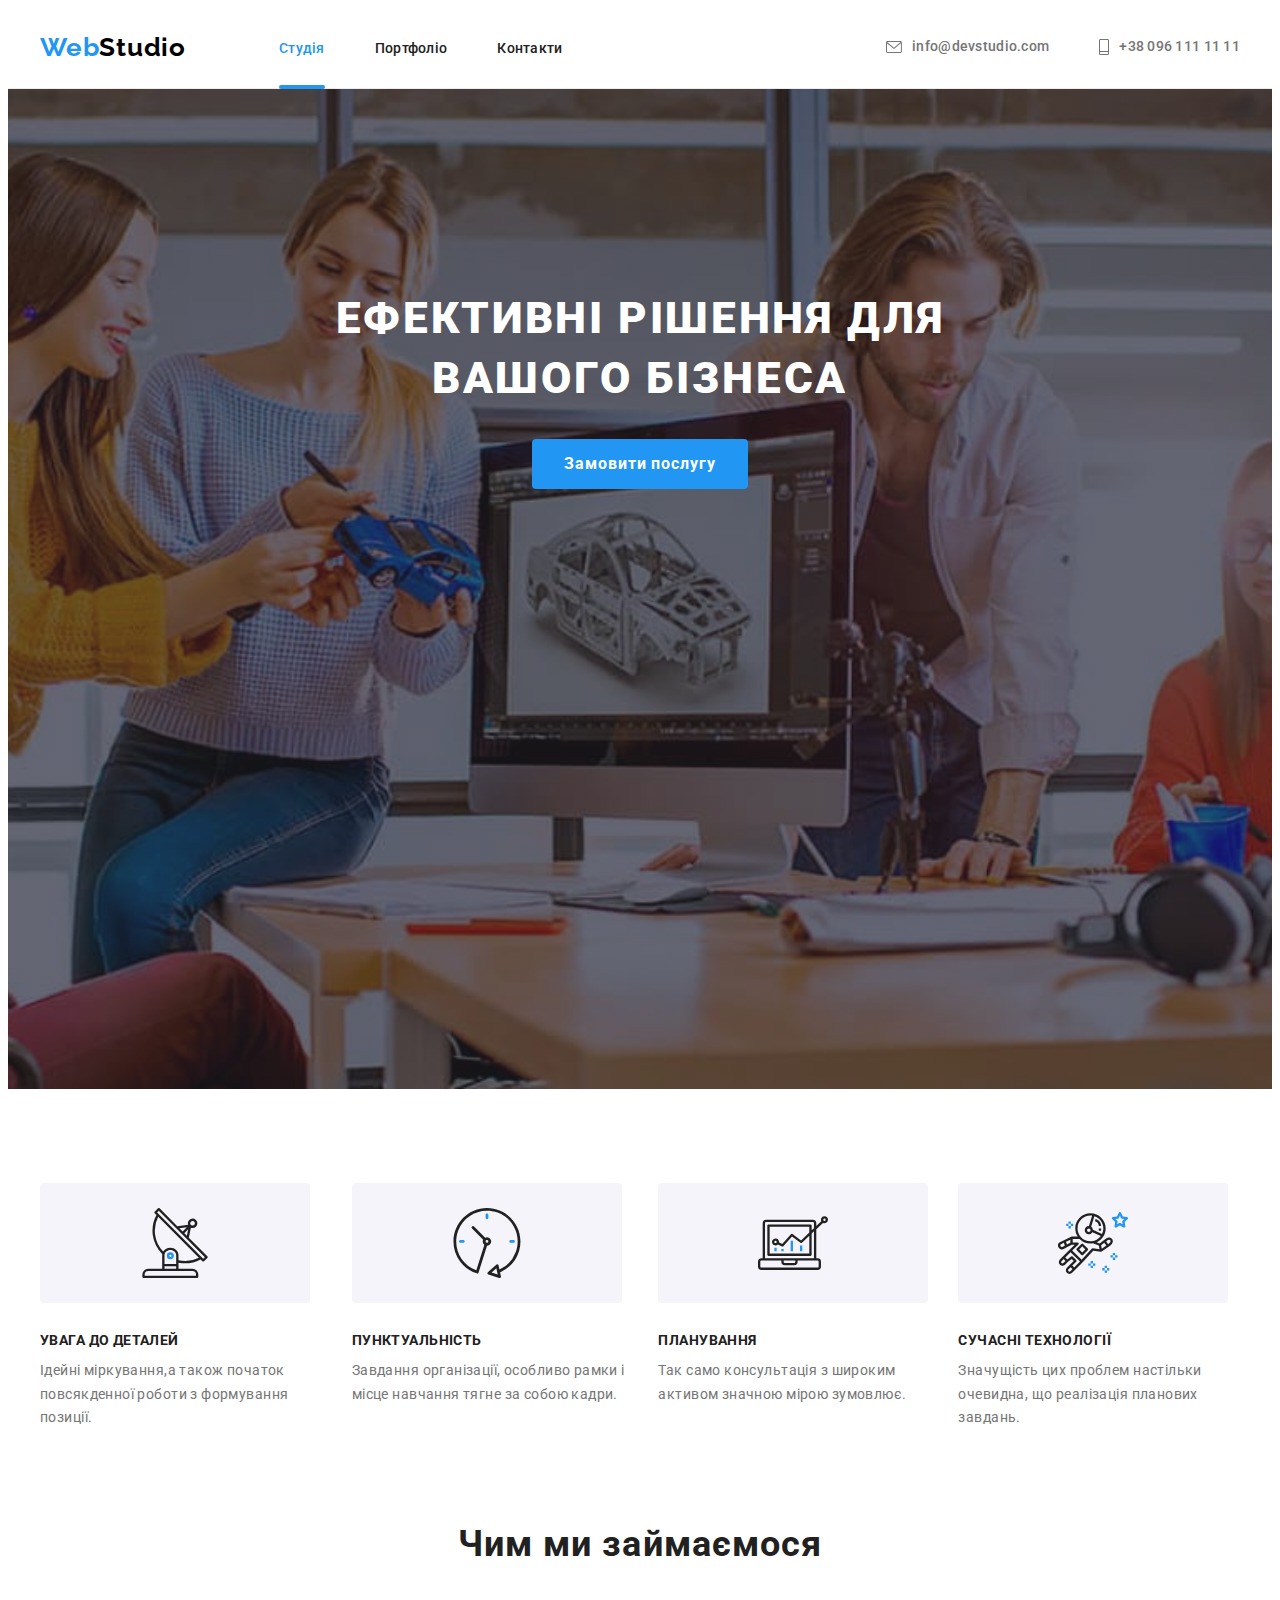
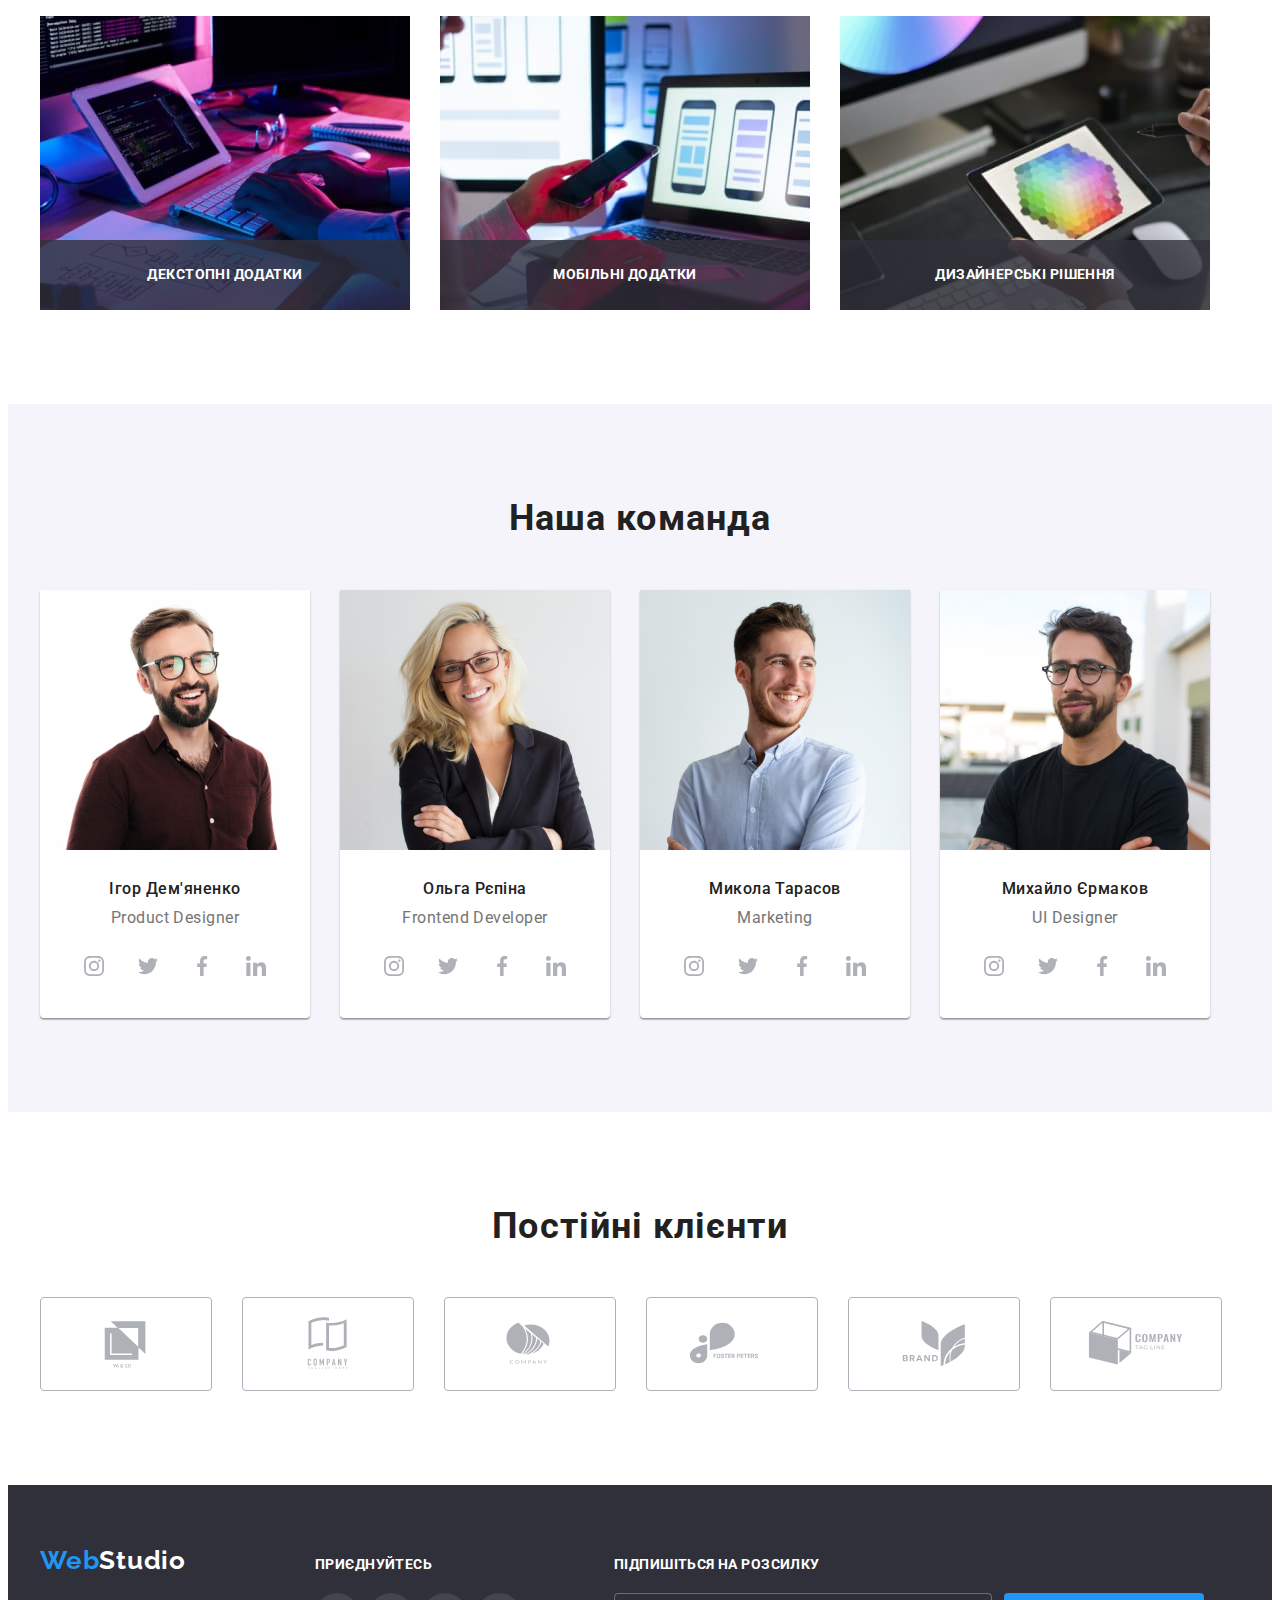
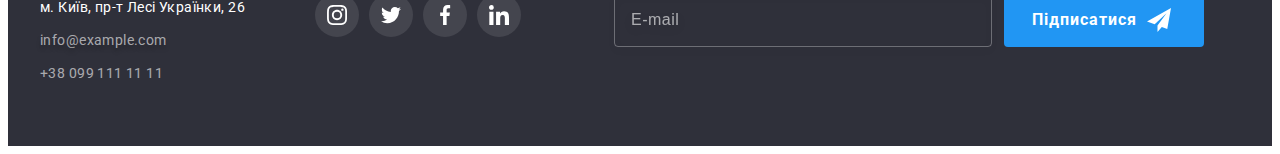
<file: index.html>
<!DOCTYPE html>
<html lang="uk">
	<head>
		<meta charset="UTF-8" />
		<meta http-equiv="X-UA-Compatible" content="IE=edge" />
		<meta name="viewport" content="width=device-width, initial-scale=1.0" />
		<title>Вебстудія</title>
		<link rel="preconnect" href="https://fonts.googleapis.com" />
		<link rel="preconnect" href="https://fonts.gstatic.com" crossorigin />
		<link
			href="https://fonts.googleapis.com/css2?family=Raleway:wght@700&family=Roboto:wght@400;500;700;900&display=swap"
			rel="stylesheet"
		/>
		<link
			rel="stylesheet"
			href="https://cdnjs.cloudflare.com/ajax/libs/modern-normalize/1.1.0/modern-normalize.min.css"
			integrity="sha512-wpPYUAdjBVSE4KJnH1VR1HeZfpl1ub8YT/NKx4PuQ5NmX2tKuGu6U/JRp5y+Y8XG2tV+wKQpNHVUX03MfMFn9Q=="
			crossorigin="anonymous"
			referrerpolicy="no-referrer"
		/>
		<link rel="stylesheet" href="./css/styles.css" />
	</head>
	<body>
		<header class="header">
			<div class="container">
				<nav class="header-nav">
					<a href="./index.html" class="header-logo logo link"
						><span class="header-logo-accent logo">Web</span>Studio</a
					>

					<ul class="header-list list">
						<li class="header-item"><a href="./index.html" class="header-link link current">Студія</a></li>
						<li class="header-item"><a href="./portfolio.html" class="header-link link">Портфоліо</a></li>
						<li class="header-item"><a href="" class="header-link link">Контакти</a></li>
					</ul>
				</nav>
				<ul class="header-list-auth list">
					<li class="header-item-auth">
						<a href="mailto:info@devstudio.com" class="header-link-auth link">
							<svg class="header-soc" width="16" height="12">
								<use href="./images/icons.svg#icon-mail"></use>
							</svg>
							info@devstudio.com</a
						></li
					>
					<li class="header-item-auth">
						<a href="tel:+380961111111" class="header-link-auth link">
							<svg class="header-soc" width="10" height="16">
								<use href="./images/icons.svg#icon-tell"></use>
							</svg>
							+38 096 111 11 11</a
						></li
					>
				</ul>
			</div>
		</header>
		<main>
			<section class="hero">
				<div class="container">
					<h1 class="hero-title">Ефективні рішення для вашого бізнеса</h1>
					<button type="button" class="hero-btn btn" data-modal-open>Замовити послугу</button>
				</div>
			</section>
			<section class="features section">
				<div class="container">
					<h2 class="visually-hidden">Плюси вебстудії</h2>
					<ul class="features-list list">
						<li class="features-item">
							<div class="features-item-border">
								<svg width="70" height="70">
									<use href="./images/icons.svg#icon-antenna1"></use>
								</svg>
							</div>
							<h3 class="features-item-title">Увага до деталей</h3>
							<p class="features-item-text">
								Ідейні міркування,а також початок повсякденної роботи з формування позиції.
							</p>
						</li>
						<li class="features-item">
							<div class="features-item-border">
								<svg width="70" height="70">
									<use href="./images/icons.svg#icon-clock2"></use>
								</svg>
							</div>
							<h3 class="features-item-title">Пунктуальність</h3>
							<p class="features-item-text">
								Завдання організації, особливо рамки і місце навчання тягне за собою кадри.
							</p>
						</li>
						<li class="features-item">
							<div class="features-item-border">
								<svg width="70" height="70">
									<use href="./images/icons.svg#icon-diagram3"></use>
								</svg>
							</div>
							<h3 class="features-item-title">Планування</h3>
							<p class="features-item-text"> Так само консультація з широким активом значною мірою зумовлює. </p>
						</li>
						<li class="features-item">
							<div class="features-item-border">
								<svg width="70" height="70">
									<use href="./images/icons.svg#icon-astronaut4"></use>
								</svg>
							</div>
							<h3 class="features-item-title">Сучасні технології</h3>
							<p class="features-item-text">
								Значущість цих проблем настільки очевидна, що реалізація планових завдань.
							</p>
						</li>
					</ul>
				</div>
			</section>
			<section class="work">
				<div class="container">
					<h2 class="work-title title">Чим ми займаємося</h2>
					<ul class="work-list list">
						<li class="work-item">
							<div class="work-item-img">
								<img src="./images/img-1.jpg" alt="Декстопні додатки" width="370" height="294" />
								<p class="work-item-text">Декстопні додатки</p>
							</div>
						</li>
						<li class="work-item">
							<div class="work-item-img">
								<img src="./images/img-2.jpg" alt="Мобільні додатки" width="370" height="294" />
								<p class="work-item-text"> Мобільні додатки</p>
							</div>
						</li>
						<li class="work-item">
							<div class="work-item-img">
								<img src="./images/img-3.jpg" alt="Дизайнерські рішення" width="370" height="294" />
								<p class="work-item-text"> Дизайнерські рішення</p>
							</div>
						</li>
					</ul>
				</div>
			</section>
			<section class="comand section">
				<div class="container">
					<h2 class="comand-title title">Наша команда</h2>
					<ul class="comand-list list">
						<li class="comand-item">
							<img src="./images/human-1.jpg" alt="Product Designer" width="270" height="260" />
							<h3 class="comand-item-title">Ігор Дем'яненко</h3>
							<p class="comand-item-text">Product Designer</p>
							<ul class="comand-soc list">
								<li class="comand-soc-item"
									><a href="" class="comand-soc-link link">
										<svg class="comand-soc-icon" width="20" height="20">
											<use href="./images/icons.svg#icon-instagram"></use>
										</svg> </a
								></li>
								<li class="comand-soc-item"
									><a href="" class="comand-soc-link link">
										<svg class="comand-soc-icon" width="20" height="20">
											<use href="./images/icons.svg#icon-twitter"></use>
										</svg> </a
								></li>
								<li class="comand-soc-item"
									><a href="" class="comand-soc-link link">
										<svg class="comand-soc-icon" width="20" height="20">
											<use href="./images/icons.svg#icon-facebook"></use>
										</svg> </a
								></li>
								<li class="comand-soc-item"
									><a href="" class="comand-soc-link link">
										<svg class="comand-soc-icon" width="20" height="20">
											<use href="./images/icons.svg#icon-linkedin"></use>
										</svg> </a
								></li>
							</ul>
						</li>
						<li class="comand-item">
							<img src="./images/human-2.jpg" alt="Frontend Developer" width="270" height="260" />
							<h3 class="comand-item-title">Ольга Рєпіна</h3>
							<p class="comand-item-text">Frontend Developer</p>
							<ul class="comand-soc list">
								<li class="comand-soc-item"
									><a href="" class="comand-soc-link link">
										<svg class="comand-soc-icon" width="20" height="20">
											<use href="./images/icons.svg#icon-instagram"></use>
										</svg> </a
								></li>
								<li class="comand-soc-item"
									><a href="" class="comand-soc-link link">
										<svg class="comand-soc-icon" width="20" height="20">
											<use href="./images/icons.svg#icon-twitter"></use>
										</svg> </a
								></li>
								<li class="comand-soc-item"
									><a href="" class="comand-soc-link link">
										<svg class="comand-soc-icon" width="20" height="20">
											<use href="./images/icons.svg#icon-facebook"></use>
										</svg> </a
								></li>
								<li class="comand-soc-item"
									><a href="" class="comand-soc-link link">
										<svg class="comand-soc-icon" width="20" height="20">
											<use href="./images/icons.svg#icon-linkedin"></use>
										</svg> </a
								></li>
							</ul>
						</li>
						<li class="comand-item">
							<img src="./images/human-3.jpg" alt="Marketing" width="270" height="260" />
							<h3 class="comand-item-title">Микола Тарасов</h3>
							<p class="comand-item-text">Marketing</p>
							<ul class="comand-soc list">
								<li class="comand-soc-item"
									><a href="" class="comand-soc-link link">
										<svg class="comand-soc-icon" width="20" height="20">
											<use href="./images/icons.svg#icon-instagram"></use>
										</svg> </a
								></li>
								<li class="comand-soc-item"
									><a href="" class="comand-soc-link link">
										<svg class="comand-soc-icon" width="20" height="20">
											<use href="./images/icons.svg#icon-twitter"></use>
										</svg> </a
								></li>
								<li class="comand-soc-item"
									><a href="" class="comand-soc-link link">
										<svg class="comand-soc-icon" width="20" height="20">
											<use href="./images/icons.svg#icon-facebook"></use>
										</svg> </a
								></li>
								<li class="comand-soc-item"
									><a href="" class="comand-soc-link link">
										<svg class="comand-soc-icon" width="20" height="20">
											<use href="./images/icons.svg#icon-linkedin"></use>
										</svg> </a
								></li>
							</ul>
						</li>
						<li class="comand-item">
							<img src="./images/human-4.jpg" alt="UI Designer" width="270" height="260" />
							<h3 class="comand-item-title">Михайло Єрмаков</h3>
							<p class="comand-item-text">UI Designer</p>
							<ul class="comand-soc list">
								<li class="comand-soc-item"
									><a href="" class="comand-soc-link link">
										<svg class="comand-soc-icon" width="20" height="20">
											<use href="./images/icons.svg#icon-instagram"></use>
										</svg> </a
								></li>
								<li class="comand-soc-item"
									><a href="" class="comand-soc-link link">
										<svg class="comand-soc-icon" width="20" height="20">
											<use href="./images/icons.svg#icon-twitter"></use>
										</svg> </a
								></li>
								<li class="comand-soc-item"
									><a href="" class="comand-soc-link link">
										<svg class="comand-soc-icon" width="20" height="20">
											<use href="./images/icons.svg#icon-facebook"></use>
										</svg> </a
								></li>
								<li class="comand-soc-item"
									><a href="" class="comand-soc-link link">
										<svg class="comand-soc-icon" width="20" height="20">
											<use href="./images/icons.svg#icon-linkedin"></use>
										</svg> </a
								></li>
							</ul>
						</li>
					</ul>
				</div>
			</section>
			<section class="client section">
				<div class="container">
					<h2 class="client-title title"> Постійні клієнти</h2>
					<ul class="client-list list">
						<li class="client-item"
							><a href="" class="client-link">
								<svg class="client-icon" width="106" height="60">
									<use href="./images/icons.svg#icon-Logo-client-1"></use></svg></a
						></li>
						<li class="client-item"
							><a href="" class="client-link">
								<svg class="client-icon" width="106" height="60">
									<use href="./images/icons.svg#icon-Logo-client-2"></use></svg></a
						></li>
						<li class="client-item"
							><a href="" class="client-link">
								<svg class="client-icon" width="106" height="60">
									<use href="./images/icons.svg#icon-Logo-client-3"></use></svg></a
						></li>
						<li class="client-item"
							><a href="" class="client-link"
								><svg class="client-icon" width="106" height="60">
									<use href="./images/icons.svg#icon-Logo-client-4"></use>
								</svg> </a
						></li>
						<li class="client-item"
							><a href="" class="client-link">
								<svg class="client-icon" width="106" height="60">
									<use href="./images/icons.svg#icon-Logo-client-5"></use></svg></a
						></li>
						<li class="client-item"
							><a href="" class="client-link">
								<svg class="client-icon" width="106" height="60">
									<use href="./images/icons.svg#icon-Logo-client-6"></use></svg></a
						></li>
					</ul>
				</div>
			</section>
		</main>
		<footer class="contacts">
			<div class="container">
				<div>
					<a href="./index.html" class="contacts-logo logo link"
						><span class="contacts-logo-accent logo">Web</span>Studio</a
					>
					<address class="contacts-address">
						<ul class="contacts-list list">
							<li class="contacts-item">
								<a
									href="https://goo.gl/maps/RuCGY3uiNNqFmJC18"
									target="_blank"
									rel="noopener nofollow noreferrer"
									class="contacts-link link"
								>
									м. Київ, пр-т Лесі Українки, 26
								</a>
							</li>
							<li class="contacts-item"
								><a href="mailto:info@example.com" class="contacts-link-auth link mail">info@example.com</a></li
							>
							<li class="contacts-item"
								><a href="tel:++380991111111" class="contacts-link-auth link">+38 099 111 11 11</a></li
							>
						</ul>
					</address>
				</div>
				<div class="contacts-share">
					<p class="contacts-title heading"> Приєднуйтесь</p>
					<ul class="contacts-soc list">
						<li class="contacts-soc-item"
							><a href="" class="contacts-soc-link link">
								<svg class="contacts-soc-icon" width="20" height="20">
									<use href="./images/icons.svg#icon-instagram"></use>
								</svg> </a
						></li>
						<li class="contacts-soc-item"
							><a href="" class="contacts-soc-link link">
								<svg class="contacts-soc-icon" width="20" height="20">
									<use href="./images/icons.svg#icon-twitter"></use>
								</svg> </a
						></li>
						<li class="contacts-soc-item"
							><a href="" class="contacts-soc-link link">
								<svg class="contacts-soc-icon" width="20" height="20">
									<use href="./images/icons.svg#icon-facebook"></use>
								</svg> </a
						></li>
						<li class="contacts-soc-item"
							><a href="" class="contacts-soc-link link">
								<svg class="contacts-soc-icon" width="20" height="20">
									<use href="./images/icons.svg#icon-linkedin"></use>
								</svg> </a
						></li>
					</ul>
				</div>
				<div class="mailing">
					<p class="mailing-title heading">Підпишіться на розсилку</p>
					<form class="mailing-form">
						<input type="email" name="mail" id="mail" placeholder="E-mail" class="mail-text"></input>
							<button type="submit" class="mail-btn btn">Підписатися 
								<svg class="mail-icon" width="24" height="24">
								<use href="./images/icons.svg#icon-send"></use>
							</svg>
						</button>
					</form>
				</div>
			</div>
		</footer>
		<div class="backdrop is-hidden" data-modal>
			<div class="modal">
				<button type="button" class="modal-close" data-modal-close>
					<svg class="modal-close-img" width="18" height="18">
						<use href="./images/icons.svg#icon-modal-close"></use>
					</svg>
				</button>
				<p class="modal-title">Залиште свої дані, ми вам зателефонуємо</p>
				<form class="modal-form">
					<div class="modal-field">
						<label for="user-text" class="modal-label">Ім'я</label>
						<div class="input-wrap">
							<input type="text" name="user-text" id="user-text" class="modal-input" />
							<svg class="modal-img" width="18" height="18">
								<use href="./images/icons.svg#icon-modal-name"></use>
							</svg>
						</div>
					</div>
					<div class="modal-field">
						<label for="user-tel" class="modal-label">Телефон</label>
						<div class="input-wrap">
							<input type="tel" name="user-tel" id="user-tel" class="modal-input" />
							<svg class="modal-img" width="18" height="18">
								<use href="./images/icons.svg#icon-modal-phone"></use>
							</svg>
						</div>
					</div>
					<div class="modal-field">
						<label for="user-mail" class="modal-label">Пошта</label>
						<div class="input-wrap">
							<input type="email" name="user-mail" id="user-mail" class="modal-input" />
							<svg class="modal-img" width="18" height="18">
								<use href="./images/icons.svg#icon-modal-email"></use>
							</svg>
						</div>
					</div>
					<div class="modal-field-feedback">
						<label for="user-feedback" class="modal-label">Коментар</label>
						<textarea name="feedback" id="user-feedback" placeholder="Наберіть текст" class="modal-comment"></textarea>
					</div>
					<div class="modal-field-checkbox">
						<input type="checkbox" name="mark" id="mark" class="modal-checkbox visually-hidden" value="true" />
						<label for="mark" class="modal-label-checkbox">
							<span>
								<svg class="modal-icon" width="16" height="15">
									<use href="./images/icons.svg#icon-modal-check"></use>
								</svg>
							</span>
							Погоджуюся з розсилкою та приймаю &nbsp; <a href="" class="modal-contract">Умови договору</a></label
						>
					</div>
					<button type="submit" class="modal-btn btn">Відправити</button>
				</form>
			</div>
		</div>
		<script src="./js/modal.js"></script>
	</body>
</html>
</file>
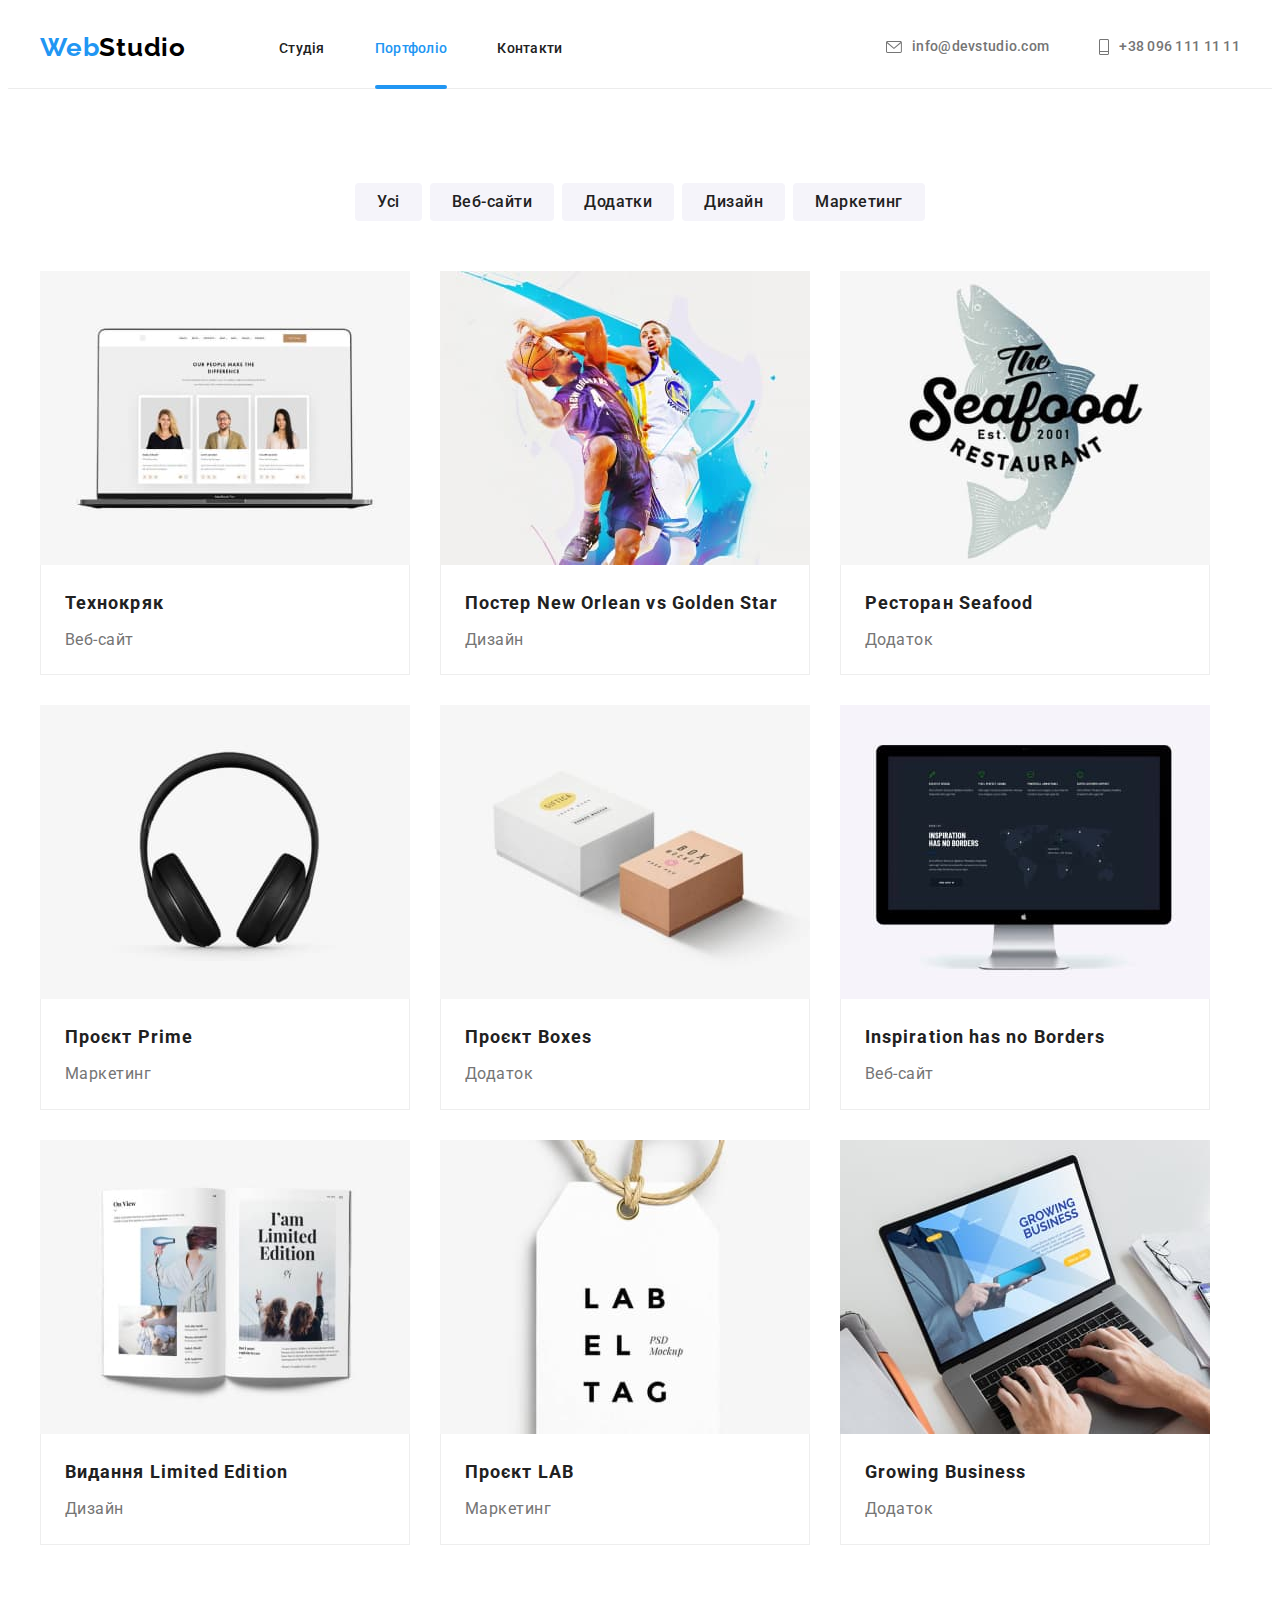
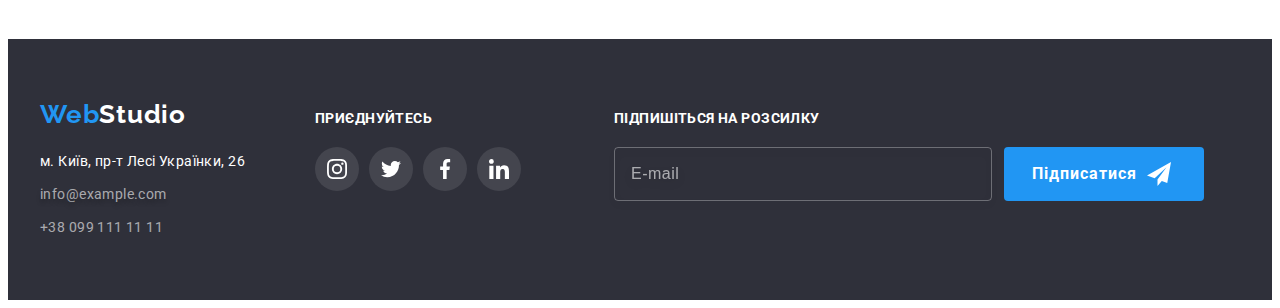
<file: portfolio.html>
<!DOCTYPE html>
<html lang="uk">
	<head>
		<meta charset="UTF-8" />
		<meta http-equiv="X-UA-Compatible" content="IE=edge" />
		<meta name="viewport" content="width=device-width, initial-scale=1.0" />
		<title>Вебстудія</title>
		<link rel="preconnect" href="https://fonts.googleapis.com" />
		<link rel="preconnect" href="https://fonts.gstatic.com" crossorigin />
		<link
			href="https://fonts.googleapis.com/css2?family=Raleway:wght@700&family=Roboto:wght@400;500;700;900&display=swap"
			rel="stylesheet"
		/>
		<link
			rel="stylesheet"
			href="https://cdnjs.cloudflare.com/ajax/libs/modern-normalize/1.1.0/modern-normalize.min.css"
			integrity="sha512-wpPYUAdjBVSE4KJnH1VR1HeZfpl1ub8YT/NKx4PuQ5NmX2tKuGu6U/JRp5y+Y8XG2tV+wKQpNHVUX03MfMFn9Q=="
			crossorigin="anonymous"
			referrerpolicy="no-referrer"
		/>
		<link rel="stylesheet" href="./css/styles.css" />
	</head>
	<body>
		<header class="header">
			<div class="container">
				<nav class="header-nav">
					<a href="./index.html" class="header-logo logo link"
						><span class="header-logo-accent logo">Web</span>Studio</a
					>

					<ul class="header-list list">
						<li class="header-item"><a href="./index.html" class="header-link link">Студія</a></li>
						<li class="header-item"><a href="./portfolio.html" class="header-link link current">Портфоліо</a></li>
						<li class="header-item"><a href="" class="header-link link">Контакти</a></li>
					</ul>
				</nav>
				<ul class="header-list-auth list">
					<li class="header-item-auth"
						><a href="mailto:info@devstudio.com" class="header-link-auth link">
							<svg class="header-soc" width="16" height="12">
								<use href="./images/icons.svg#icon-mail"></use>
							</svg>
							info@devstudio.com</a
						></li
					>
					<li class="header-item-auth"
						><a href="tel:+380961111111" class="header-link-auth link">
							<svg class="header-soc" width="10" height="16">
								<use href="./images/icons.svg#icon-tell"></use>
							</svg>
							+38 096 111 11 11</a
						></li
					>
				</ul>
			</div>
		</header>
		<main>
			<section class="projects section">
				<div class="container">
					<h1 class="visually-hidden">Список</h1>
					<ul class="projects-list list">
						<li class="projects-item"><button type="button" class="projects-btn">Усі</button></li>
						<li class="projects-item"><button type="button" class="projects-btn">Веб-сайти</button></li>
						<li class="projects-item"><button type="button" class="projects-btn">Додатки</button></li>
						<li class="projects-item"><button type="button" class="projects-btn">Дизайн</button></li>
						<li class="projects-item"><button type="button" class="projects-btn">Маркетинг</button></li>
					</ul>
					<ul class="projects-items list">
						<li class="projects-part">
							<a href="" class="projects-part-link link">
								<div class="projects-part-wrap">
									<img src="./images/project-1.jpg" alt="Технокряк" width="370" height="294" />
									<p class="projects-part-over">
										Ресурс пропонує комплексні пропозиції з різним рівнем функціоналу та сервісів. Все це дозволить
										відвідувачу отримати вичерпні відомості про компанію чи приватну особу.
									</p>
								</div>
								<div class="projects-part-border">
									<h2 class="projects-part-title">Технокряк</h2>
									<p class="projects-part-text">Веб-сайт</p>
								</div>
							</a>
						</li>
						<li class="projects-part">
							<a href="" class="projects-part-link link">
								<div class="projects-part-wrap">
									<img src="./images/project-2.jpg" alt="Постер New Orlean vs Golden Star" width="370" height="294" />
									<p class="projects-part-over">
										Ресурс пропонує комплексні пропозиції з різним рівнем функціоналу та сервісів. Все це дозволить
										відвідувачу отримати вичерпні відомості про компанію чи приватну особу.
									</p>
								</div>
								<div class="projects-part-border">
									<h2 class="projects-part-title">Постер New Orlean vs Golden Star</h2>
									<p class="projects-part-text">Дизайн</p>
								</div>
							</a>
						</li>
						<li class="projects-part">
							<a href="" class="projects-part-link link">
								<div class="projects-part-wrap">
									<img src="./images/project-3.jpg" alt="Ресторан Seafood" width="370" height="294" />
									<p class="projects-part-over">
										Ресурс пропонує комплексні пропозиції з різним рівнем функціоналу та сервісів. Все це дозволить
										відвідувачу отримати вичерпні відомості про компанію чи приватну особу.
									</p>
								</div>
								<div class="projects-part-border">
									<h2 class="projects-part-title">Ресторан Seafood</h2>
									<p class="projects-part-text">Додаток</p>
								</div>
							</a>
						</li>
						<li class="projects-part">
							<a href="" class="projects-part-link link">
								<div class="projects-part-wrap">
									<img src="./images/project-4.jpg" alt="Проєкт Prime" width="370" height="294" />
									<p class="projects-part-over">
										Ресурс пропонує комплексні пропозиції з різним рівнем функціоналу та сервісів. Все це дозволить
										відвідувачу отримати вичерпні відомості про компанію чи приватну особу.
									</p>
								</div>
								<div class="projects-part-border">
									<h2 class="projects-part-title">Проєкт Prime</h2>
									<p class="projects-part-text">Маркетинг</p>
								</div>
							</a>
						</li>
						<li class="projects-part">
							<a href="" class="projects-part-link link">
								<div class="projects-part-wrap">
									<img src="./images/project-5.jpg" alt="Проєкт Boxes" width="370" height="294" />
									<p class="projects-part-over">
										Ресурс пропонує комплексні пропозиції з різним рівнем функціоналу та сервісів. Все це дозволить
										відвідувачу отримати вичерпні відомості про компанію чи приватну особу.
									</p>
								</div>
								<div class="projects-part-border">
									<h2 class="projects-part-title">Проєкт Boxes</h2>
									<p class="projects-part-text">Додаток</p>
								</div>
							</a>
						</li>
						<li class="projects-part">
							<a href="" class="projects-part-link link">
								<div class="projects-part-wrap">
									<img src="./images/project-6.jpg" alt="Inspiration has no Borders" width="370" height="294" />
									<p class="projects-part-over">
										Ресурс пропонує комплексні пропозиції з різним рівнем функціоналу та сервісів. Все це дозволить
										відвідувачу отримати вичерпні відомості про компанію чи приватну особу.
									</p>
								</div>
								<div class="projects-part-border">
									<h2 class="projects-part-title">Inspiration has no Borders</h2>
									<p class="projects-part-text">Веб-сайт</p>
								</div>
							</a>
						</li>
						<li class="projects-part">
							<a href="" class="projects-part-link link">
								<div class="projects-part-wrap">
									<img src="./images/project-7.jpg" alt="Видання Limited Edition" width="370" height="294" />
									<p class="projects-part-over">
										Ресурс пропонує комплексні пропозиції з різним рівнем функціоналу та сервісів. Все це дозволить
										відвідувачу отримати вичерпні відомості про компанію чи приватну особу.
									</p>
								</div>
								<div class="projects-part-border">
									<h2 class="projects-part-title">Видання Limited Edition</h2>
									<p class="projects-part-text">Дизайн</p>
								</div>
							</a>
						</li>
						<li class="projects-part">
							<a href="" class="projects-part-link link">
								<div class="projects-part-wrap">
									<img src="./images/project-8.jpg" alt="Проєкт LAB" width="370" height="294" />
									<p class="projects-part-over">
										Ресурс пропонує комплексні пропозиції з різним рівнем функціоналу та сервісів. Все це дозволить
										відвідувачу отримати вичерпні відомості про компанію чи приватну особу.
									</p>
								</div>
								<div class="projects-part-border">
									<h2 class="projects-part-title">Проєкт LAB</h2>
									<p class="projects-part-text">Маркетинг</p>
								</div>
							</a>
						</li>
						<li class="projects-part">
							<a href="" class="projects-part-link link">
								<div class="projects-part-wrap">
									<img src="./images/project-9.jpg" alt="Growing Business" width="370" height="294" />
									<p class="projects-part-over">
										Ресурс пропонує комплексні пропозиції з різним рівнем функціоналу та сервісів. Все це дозволить
										відвідувачу отримати вичерпні відомості про компанію чи приватну особу.
									</p>
								</div>
								<div class="projects-part-border">
									<h2 class="projects-part-title">Growing Business</h2>
									<p class="projects-part-text">Додаток</p>
								</div>
							</a>
						</li>
					</ul>
				</div>
			</section>
		</main>
		<footer class="contacts">
			<div class="container">
				<address class="contacts-address">
					<a href="./index.html" class="contacts-logo logo link"
						><span class="contacts-logo-accent logo">Web</span>Studio</a
					>
					<ul class="contacts-list list">
						<li class="contacts-item">
							<a
								href="https://goo.gl/maps/RuCGY3uiNNqFmJC18"
								target="_blank"
								rel="noopener nofollow noreferrer"
								class="contacts-link link"
							>
								м. Київ, пр-т Лесі Українки, 26
							</a>
						</li>
						<li class="contacts-item"
							><a href="mailto:info@example.com" class="contacts-link-auth link mail">info@example.com</a></li
						>
						<li class="contacts-item"
							><a href="tel:++380991111111" class="contacts-link-auth link">+38 099 111 11 11</a></li
						>
					</ul>
				</address>
				<div class="contacts-share">
					<p class="contacts-title heading"> Приєднуйтесь</p>
					<ul class="contacts-soc list">
						<li class="contacts-soc-item"
							><a href="" class="contacts-soc-link link">
								<svg class="contacts-soc-icon" width="20" height="20">
									<use href="./images/icons.svg#icon-instagram"></use>
								</svg> </a
						></li>
						<li class="contacts-soc-item"
							><a href="" class="contacts-soc-link link">
								<svg class="contacts-soc-icon" width="20" height="20">
									<use href="./images/icons.svg#icon-twitter"></use>
								</svg> </a
						></li>
						<li class="contacts-soc-item"
							><a href="" class="contacts-soc-link link">
								<svg class="contacts-soc-icon" width="20" height="20">
									<use href="./images/icons.svg#icon-facebook"></use>
								</svg> </a
						></li>
						<li class="contacts-soc-item"
							><a href="" class="contacts-soc-link link">
								<svg class="contacts-soc-icon" width="20" height="20">
									<use href="./images/icons.svg#icon-linkedin"></use>
								</svg> </a
						></li>
					</ul>
				</div>
				<div class="mailing">
					<p class="mailing-title heading">Підпишіться на розсилку</p>
					<form class="mailing-form">
						<input type="email" name="mail" id="mail" placeholder="E-mail" class="mail-text"></input>
							<button type="submit" class="mail-btn btn">Підписатися 
								<svg class="mail-icon" width="24" height="24">
								<use href="./images/icons.svg#icon-send"></use>
							</svg>
						</button>
					</form>
				</div>
			</div>
		</footer>
	</body>
</html>
</file>
<file: css/styles.css>
:root {
	--first-title-color: #212121;
	--second-title-color: #ffffff;
	--bg-color: #ffffff;
	--text-color: #757575;
	--accent-color: #2196f3;
	--hero-bg-color: #2f303a;
}

h1,
h2,
h3,
h4,
h5,
h6,
p {
	margin: 0;
}

ul {
	margin: 0;
	padding: 0;
}

img {
	display: block;
	max-width: 100%;
	height: auto;
}

body {
	font-family: Roboto, sans-serif;
	color: var(--first-title-color);
}

.list {
	list-style: none;
}

.link {
	text-decoration: none;
}

.visually-hidden {
	position: absolute;
	white-space: nowrap;
	width: 1px;
	height: 1px;
	overflow: hidden;
	border: 0;
	padding: 0;
	clip: rect(0 0 0 0);
	clip-path: inset(50%);
	margin: -1px;
}

.container {
	width: 1200px;
	padding-left: 15px;
	padding-right: 15px;
	margin-left: auto;
	margin-right: auto;
}

.logo {
	font-family: "Raleway", sans-serif;
	font-weight: 700;
	font-size: 26px;
	line-height: 1.19;
	letter-spacing: 0.03em;
}

.logo:hover,
.logo:focus {
	color: var(--accent-color);
}

.section {
	padding-top: 94px;
	padding-bottom: 94px;
}

.btn {
	min-width: 200px;
	border-radius: 4px;
	border: none;

	display: inline-block;
	align-items: center;

	font-family: inherit;
	font-weight: 700;
	font-size: 16px;
	line-height: 1.87;
	letter-spacing: 0.06em;
	cursor: pointer;
	color: var(--second-title-color);
	background-color: var(--accent-color);

	transition: background-color 250ms cubic-bezier(0.4, 0, 0.2, 1);
}

.title {
	font-weight: 700;
	font-size: 36px;
	line-height: 1.16;
	text-align: center;
	letter-spacing: 0.03em;
	color: var(--first-title-color);
}

/*-------------------------header-------------------------*/

.header {
	padding-top: 24px;
	padding-bottom: 25px;
	border-bottom: 1px solid #ececec;
}

.header > .container {
	display: flex;
	align-items: center;
}

.header-nav {
	display: flex;
	align-items: center;
}

.header-list {
	display: flex;
}

.header-logo {
	color: #000000;
	display: block;
	margin-right: 93px;

	transition: color 250ms cubic-bezier(0.4, 0, 0.2, 1);
}

.header-logo-accent {
	color: var(--accent-color);
}

.header-item:not(:last-child) {
	margin-right: 50px;
}

.header-link {
	padding: 32px 0;

	font-weight: 500;
	font-size: 14px;
	line-height: 1.14;
	letter-spacing: 0.02em;
	color: var(--first-title-color);

	transition: color 250ms cubic-bezier(0.4, 0, 0.2, 1);
}

.header-link:hover,
.header-link:focus {
	color: var(--accent-color);
}

.current {
	position: relative;

	color: var(--accent-color);
}

.current::after {
	position: absolute;
	content: "";
	width: 100%;
	height: 4px;

	left: 0;
	bottom: -1px;
	display: block;
	border-radius: 2px;

	background-color: var(--accent-color);
}

.header-list-auth {
	display: flex;
	align-items: center;
	margin-left: auto;
}

.header-item-auth:not(:last-child) {
	margin-right: 50px;
}

.header-link-auth {
	display: flex;
	align-items: center;

	font-weight: 500;
	font-size: 14px;
	line-height: 1.14;
	letter-spacing: 0.02em;
	color: var(--text-color);

	transition: color 250ms cubic-bezier(0.4, 0, 0.2, 1);
}

.header-soc {
	margin-right: 10px;

	fill: #757575;

	transition: fill 250ms cubic-bezier(0.4, 0, 0.2, 1);
}

.header-link-auth:hover,
.header-link-auth:focus {
	color: var(--accent-color);
}

.header-link-auth:hover .header-soc,
.header-link-auth:focus .header-soc {
	fill: #2196f3;
}

/*------------------------hero-------------------------*/

.hero {
	padding: 200px 0;
	height: 600px;
	max-width: 1600px;
	margin-left: auto;
	margin-right: auto;
	text-align: center;

	background-image: linear-gradient(rgba(47, 48, 58, 0.4), rgba(47, 48, 58, 0.4)), url(../images/Img-bg-hero.jpg);
	background-repeat: no-repeat;
	background-position: center;
	background-size: cover;
}

.hero-title {
	margin-bottom: 30px;
	margin-left: auto;
	margin-right: auto;
	max-width: 696px;

	font-weight: 900;
	font-size: 44px;
	line-height: 1.36;
	text-align: center;
	letter-spacing: 0.06em;
	text-transform: uppercase;
	color: var(--second-title-color);
}

.hero-btn {
	padding: 10px 32px;
}

.hero-btn:hover,
.hero-btn:focus {
	background-color: #188ce8;
}

/*------------------------features-------------------------*/

.features {
	background-color: var(--bg-color);
}

.features-list {
	display: flex;
	gap: 30px;
}

.features-item-border {
	margin-bottom: 30px;
	width: 270px;
	height: 120px;

	display: flex;
	align-items: center;
	justify-content: center;

	background: #f5f4fa;
	border-radius: 4px;
}

.features-item-title {
	margin-bottom: 10px;

	font-weight: 700;
	font-size: 14px;
	line-height: 1.14;
	letter-spacing: 0.03em;
	text-transform: uppercase;
	color: var(--first-title-color);
}

.features-item-text {
	min-width: 270;

	font-size: 14px;
	line-height: 1.7;
	letter-spacing: 0.03em;
	color: var(--text-color);
}
/*-------------------------work--------------------------*/

.work {
	background-color: var(--bg-color);
	padding-bottom: 94px;
}

.work-list {
	display: flex;
	gap: 30px;
}

.work-title {
	margin-bottom: 50px;
}

.work-item-img {
	position: relative;
}

.work-item-text {
	position: absolute;
	width: 100%;
	height: 70px;
	bottom: 0;
	right: 0;

	display: flex;
	align-items: center;
	justify-content: center;

	font-weight: 700;
	font-size: 14px;
	line-height: 1.14;
	letter-spacing: 0.03em;
	text-transform: uppercase;

	background: rgba(47, 48, 58, 0.8);
	color: var(--second-title-color);
}

/*-----------------------comand-------------------------*/

.comand {
	background-color: #f5f4fa;
}

.comand-item {
	background: var(--bg-color);
	box-shadow: 0px 1px 3px rgba(0, 0, 0, 0.12), 0px 1px 1px rgba(0, 0, 0, 0.14), 0px 2px 1px rgba(0, 0, 0, 0.2);
	border-radius: 0px 0px 4px 4px;
}

.comand-list {
	display: flex;
	gap: 30px;
}

.comand-title {
	margin-bottom: 50px;
}

.comand-item-title {
	margin-top: 30px;
	margin-bottom: 10px;

	font-weight: 500;
	font-size: 16px;
	line-height: 1.18;
	text-align: center;
	letter-spacing: 0.03em;
	color: var(--first-title-color);
}

.comand-item-text {
	margin-bottom: 16px;

	font-size: 16px;
	line-height: 1.18;
	text-align: center;
	letter-spacing: 0.03em;
	color: var(--text-color);
}

.comand-soc {
	display: flex;
	justify-content: center;
	gap: 10px;
	margin-bottom: 30px;
}

.comand-soc-link {
	width: 44px;
	height: 44px;
	border-radius: 50%;
	display: flex;
	align-items: center;
	justify-content: center;
	color: #afb1b8;

	transition: background-color 250ms cubic-bezier(0.4, 0, 0.2, 1), color 250ms cubic-bezier(0.4, 0, 0.2, 1);
}

.comand-soc-icon {
	fill: currentColor;
}

.comand-soc-link:hover,
.comand-soc-link:focus {
	background-color: var(--accent-color);
	color: #ffffff;
}

/*---------------------client------------------------------*/

.client-title {
	margin-bottom: 50px;
}

.client-list {
	display: flex;
	gap: 30px;
}

.client-link {
	width: 170px;
	height: 92px;

	display: flex;
	align-items: center;
	justify-content: center;

	border: 1px solid #afb1b8;
	border-radius: 4px;

	fill: #afb1b8;

	transition: fill 250ms cubic-bezier(0.4, 0, 0.2, 1), border-color 250ms cubic-bezier(0.4, 0, 0.2, 1);
}

.client-link:hover,
.client-link:focus {
	border-color: var(--accent-color);
	fill: var(--accent-color);
}

/*---------------------projects portfolio-------------------*/

.projects {
	background-color: var(--bg-color);
}

.projects-list {
	display: flex;
	justify-content: center;
	gap: 8px;

	margin-bottom: 50px;
}

.projects-btn {
	padding: 6px 22px;
	border: none;
	border-radius: 4px;

	font-family: inherit;
	font-weight: 500;
	font-size: 16px;
	line-height: 1.6;
	text-align: center;
	letter-spacing: 0.03em;
	color: var(--first-title-color);
	cursor: pointer;
	background-color: #f5f4fa;

	transition: color 250ms cubic-bezier(0.4, 0, 0.2, 1), background-color 250ms cubic-bezier(0.4, 0, 0.2, 1),
		box-shadow 250ms cubic-bezier(0.4, 0, 0.2, 1);
}

.projects-btn:hover,
.projects-btn:focus {
	background-color: var(--accent-color);
	color: var(--second-title-color);

	box-shadow: 0px 3px 1px rgba(0, 0, 0, 0.1), 0px 1px 2px rgba(0, 0, 0, 0.08), 0px 2px 2px rgba(0, 0, 0, 0.12);
}

.projects-items {
	display: flex;
	flex-wrap: wrap;
	gap: 30px;
	flex-basis: calc(100% / 3);
}

.projects-part-link {
	display: block;

	transition: box-shadow 250ms cubic-bezier(0.4, 0, 0.2, 1);
}

.projects-part-link:hover,
.projects-part-link:focus {
	box-shadow: 0px 1px 1px rgba(0, 0, 0, 0.12), 0px 4px 4px rgba(0, 0, 0, 0.06), 1px 4px 6px rgba(0, 0, 0, 0.16);
}

.projects-part:hover .projects-part-over,
.projects-part:focus .projects-part-over {
	transform: translateY(0%);
}

.projects-part-wrap {
	position: relative;
	overflow: hidden;
}

.projects-part-over {
	position: absolute;
	top: 0;
	left: 0;
	height: 100%;
	padding: 63px 24px;

	font-size: 18px;
	line-height: 1.5;
	letter-spacing: 0.03em;

	color: var(--second-title-color);
	background-color: rgba(33, 150, 243, 0.9);

	transform: translateY(100%);
	transition: transform 250ms cubic-bezier(0.4, 0, 0.2, 1);
	overflow: auto;
}

.projects-part-border {
	border-right: 1px solid #eeeeee;
	border-left: 1px solid #eeeeee;
	border-bottom: 1px solid #eeeeee;

	padding: 20px 24px;
}

.projects-part-title {
	margin-bottom: 4px;

	font-weight: 700;
	font-size: 18px;
	line-height: 2;
	letter-spacing: 0.06em;
	color: var(--first-title-color);
}

.projects-part-text {
	font-size: 16px;
	line-height: 1.87;
	letter-spacing: 0.03em;
	color: var(--text-color);
}
/*-----------------------contacts-------------------------*/

.contacts {
	background-color: #2f303a;
	padding-top: 60px;
	padding-bottom: 60px;
}

.contacts-logo {
	font-family: "Raleway";
	font-style: normal;
	font-weight: 700;
	font-size: 26px;
	line-height: 1.19;
	letter-spacing: 0.03em;

	display: inline-block;
	color: var(--second-title-color);
	margin-bottom: 20px;

	transition: color 250ms cubic-bezier(0.4, 0, 0.2, 1);
}

.contacts-logo-accent {
	color: var(--accent-color);
}

.contacts-item:not(:last-child) {
	margin-bottom: 9px;
}

.contacts-link-address {
	color: var(--second-title-color);
}

.contacts-link {
	font-family: "Roboto";
	font-style: normal;
	font-weight: 400;
	font-size: 14px;
	line-height: 1.7;
	letter-spacing: 0.03em;
	color: var(--second-title-color);

	transition: color 250ms cubic-bezier(0.4, 0, 0.2, 1);
}

.contacts-link:hover,
.contacts-link:focus {
	color: var(--accent-color);
}

.contacts-link-auth {
	font-family: "Roboto";
	font-style: normal;
	font-weight: 400;
	font-size: 14px;
	line-height: 1.7;
	letter-spacing: 0.03em;
	color: rgba(255, 255, 255, 0.6);

	transition: color 250ms cubic-bezier(0.4, 0, 0.2, 1);
}

.mail {
	text-shadow: 0px 4px 4px rgba(0, 0, 0, 0.25);
}

.contacts-link-auth:hover,
.contacts-link-auth:focus {
	color: var(--accent-color);
}

.contacts > .container {
	display: flex;
	align-items: baseline;
}

.contacts-share {
	margin-left: 70px;
}

.heading {
	font-family: "Roboto";
	font-style: normal;
	font-weight: 700;
	font-size: 14px;
	line-height: 1.14;
	letter-spacing: 0.03em;
	text-transform: uppercase;
	color: var(--second-title-color);
}

.contacts-title {
	margin-bottom: 20px;
}

.contacts-soc {
	display: flex;
	justify-content: center;
	gap: 10px;
}

.contacts-soc-link {
	width: 44px;
	height: 44px;
	border-radius: 50%;
	display: flex;
	align-items: center;
	justify-content: center;

	fill: #ffffff;
	background-color: rgba(255, 255, 255, 0.1);

	transition: background-color 250ms cubic-bezier(0.4, 0, 0.2, 1);
}

.contacts-soc-link:hover,
.contacts-soc-link:focus {
	background-color: var(--accent-color);
}

.mailing {
	margin-left: 93px;
}

.mailing-title {
	margin-bottom: 20px;
}

.mailing-form {
	display: flex;
}

.mail-text {
	min-width: 358px;
	height: 50px;
	padding-left: 16px;
	margin-right: 12px;

	resize: none;
	outline: none;

	background-color: transparent;
	color: var(--second-title-color);

	border: 1px solid rgba(255, 255, 255, 0.3);
	filter: drop-shadow(0px 4px 4px rgba(0, 0, 0, 0.15));
	border-radius: 4px;
}

.mail-text::placeholder {
	font-size: 16px;
	line-height: 1.25;
	display: flex;
	align-items: center;
	letter-spacing: 0.03em;

	color: rgba(255, 255, 255, 0.6);
}

.mail-btn {
	padding-left: 28px;
	display: flex;
	align-items: center;
}

.mail-btn:hover,
.mail-btn:focus {
	background-color: #188ce8;
}

.mail-icon {
	margin-left: 10px;
	fill: var(--bg-color);
}

/*-----------------------modal-------------------------*/

.backdrop {
	position: fixed;
	width: 100vw;
	height: 100vh;
	top: 0;

	background: rgba(0, 0, 0, 0.2);
	transition: opacity 250ms cubic-bezier(0.4, 0, 0.2, 1), visibility 250ms cubic-bezier(0.4, 0, 0.2, 1);
}

.backdrop.is-hidden .modal {
	transform: translate(-50%, -50%) scale(0);
}

.modal {
	position: absolute;
	width: 528px;
	min-height: 581px;
	top: 50%;
	left: 50%;
	padding: 40px;

	background-color: var(--bg-color);
	box-shadow: 0px 1px 3px rgba(0, 0, 0, 0.12), 0px 1px 1px rgba(0, 0, 0, 0.14), 0px 2px 1px rgba(0, 0, 0, 0.2);
	border-radius: 4px;

	transform: translate(-50%, -50%);
	transition: transform 250ms cubic-bezier(0.4, 0, 0.2, 1);
}

.modal-close {
	position: absolute;
	width: 30px;
	height: 30px;
	top: 8px;
	right: 8px;
	padding: 1px 6px 1px 5px;

	background-color: var(--bg-color);
	border: 1px solid rgba(0, 0, 0, 0.1);
	border-radius: 50%;

	transition: transform 250ms cubic-bezier(0.4, 0, 0.2, 1);
}

.modal-close-img {
	display: flex;
	align-items: center;
	justify-content: center;

	transition: fill 250ms cubic-bezier(0.4, 0, 0.2, 1);
}

.modal-close-img:focus,
.modal-close-img:hover {
	fill: var(--accent-color);
}

.modal-title {
	margin-bottom: 12px;

	font-weight: 700;
	font-size: 20px;
	line-height: 1.15;
	text-align: center;
	letter-spacing: 0.03em;

	color: var(--first-title-color);
}

.modal-field {
	margin-bottom: 10px;
}

.modal-label {
	font-size: 12px;
	line-height: 1.16;
	letter-spacing: 0.01em;

	color: var(--text-color);
}

.input-wrap {
	position: relative;

	margin-top: 4px;
}

.modal-input {
	width: 100%;
	height: 40px;
	padding: 12px 0 12px 42px;

	outline: none;

	border: 1px solid rgba(33, 33, 33, 0.2);
	border-radius: 4px;

	transition: border-color 250ms cubic-bezier(0.4, 0, 0.2, 1);
}

.modal-input:hover,
.modal-input:focus {
	border-color: var(--accent-color);
}

.modal-input:focus + .modal-img {
	fill: var(--accent-color);
}

.modal-img {
	position: absolute;
	top: 50%;
	left: 12px;

	transform: translateY(-50%);
	transition: fill 250ms cubic-bezier(0.4, 0, 0.2, 1);
}

.modal-field-feedback {
	margin-bottom: 20px;
}

.modal-comment {
	width: 100%;
	height: 120px;
	padding: 12px 16px;
	margin-top: 4px;

	border: 1px solid rgba(33, 33, 33, 0.2);
	border-radius: 4px;

	resize: none;
	outline: none;

	transition: border-color 250ms cubic-bezier(0.4, 0, 0.2, 1);
}

.modal-comment:hover,
.modal-comment:focus {
	border-color: var(--accent-color);
}

.modal-comment::placeholder {
	font-size: 12px;
	line-height: 1.16;
	letter-spacing: 0.01em;

	color: rgba(117, 117, 117, 0.5);
}

.modal-field-checkbox {
	margin-bottom: 30px;
	display: flex;
	align-items: center;
	justify-content: center;
}

.modal-label-checkbox {
	display: flex;
	align-items: center;

	font-size: 14px;
	line-height: 1.7;
	letter-spacing: 0.03em;

	color: var(--text-color);
}

.modal-label-checkbox span {
	width: 16px;
	height: 15px;
	border-radius: 2px;
	border: 2px solid #000000;
	box-shadow: 0px 4px 4px rgba(0, 0, 0, 0.25);

	display: flex;
	align-items: center;
	justify-content: center;

	margin-right: 8px;

	transition: background-color 250ms cubic-bezier(0.4, 0, 0.2, 1), fill 250ms cubic-bezier(0.4, 0, 0.2, 1),
		border-color 250ms cubic-bezier(0.4, 0, 0.2, 1);
}

.modal-icon {
	fill: transparent;
}

.modal-checkbox:checked + .modal-label-checkbox span {
	border: none;
	background-color: var(--accent-color);
}

.modal-checkbox:focus + .modal-label-checkbox span,
.modal-checkbox:hover + .modal-label-checkbox span {
	border-color: var(--accent-color);
}

.modal-checkbox:checked + .modal-label-checkbox .modal-icon {
	fill: var(--bg-color);
}

.modal-contract {
	font-size: 14px;
	line-height: 1.7;
	letter-spacing: 0.03em;
	color: var(--accent-color);
}

.modal-btn {
	padding: 10px 55px;
	margin-right: 125px;
	margin-left: 125px;

	box-shadow: 0px 4px 4px rgba(0, 0, 0, 0.15);
}

.modal-btn:hover,
.modal-btn:focus {
	background-color: #188ce8;
}

.is-hidden {
	opacity: 0;
	visibility: hidden;
	pointer-events: none;
}
</file>
